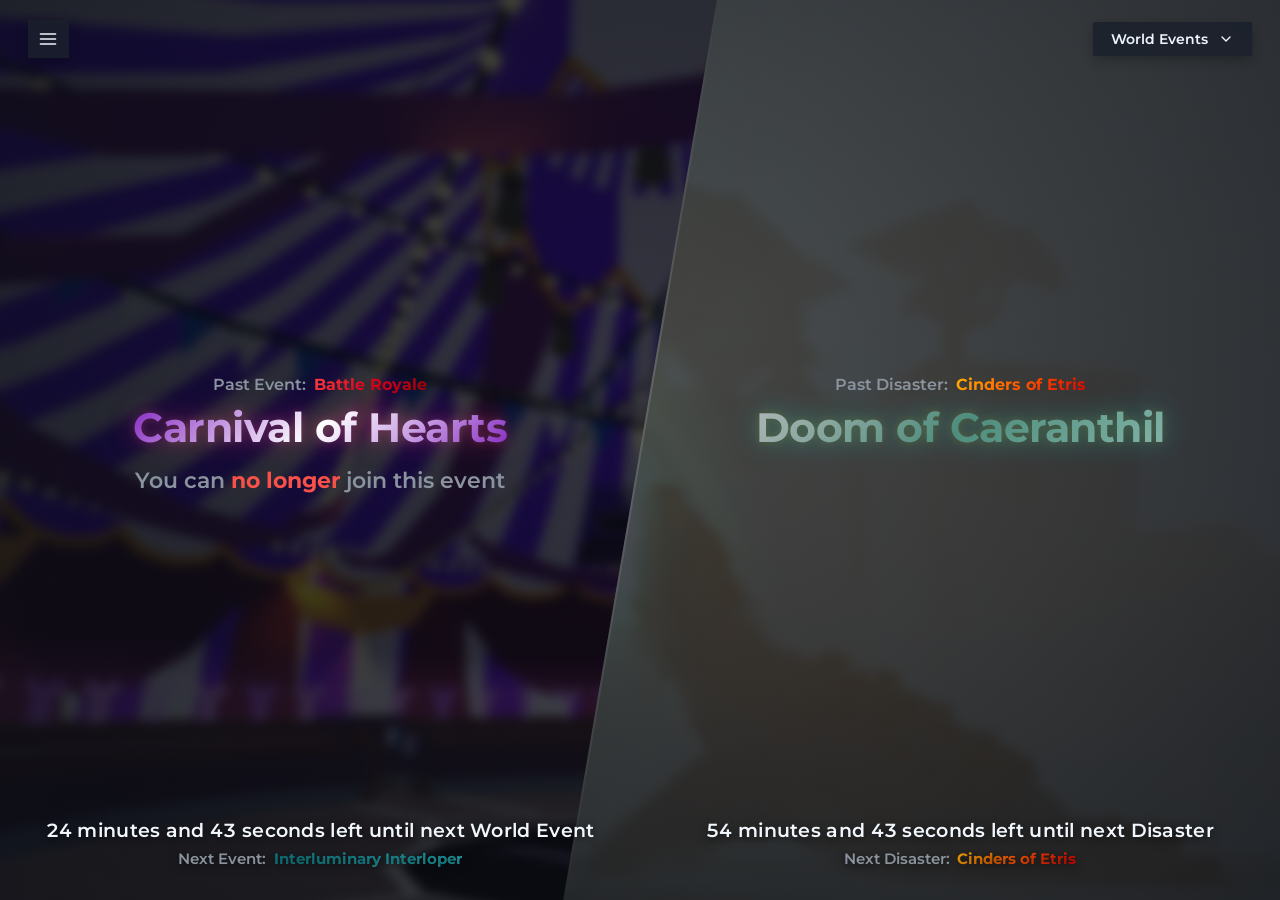
<file: index.html>
<!DOCTYPE html>
<html lang="en">

<head>
  <meta charset="UTF-8">
  <meta property="og:type" content="website">
  <meta property="og:title" content="When's the next World Event?">
  <meta property="og:description"
    content="Live tracker for Deepwoken World Events (including Etrean Luminant Disasters), Traan Zakshun's market rotations and Date and Season Updates.">
  <meta name="viewport" content="width=device-width, initial-scale=1.0">
  <meta name="description"
    content="Live tracker for Deepwoken World Events (including Etrean Luminant Disasters), Traan Zakshun's market rotations and Date and Season Updates.">
  <meta name="theme-color" content="#0b0f17">

  <script>
    (function () {
      var path = window.location.pathname;
      var baseHref = path.startsWith('/whensthenextworldevent') ? '/whensthenextworldevent/' : '/';
      document.write('<base href="' + baseHref + '">');
    })();
  </script>
  <title>when's the next world event?</title>
  <link rel="preconnect" href="https://fonts.googleapis.com">
  <link rel="preconnect" href="https://fonts.gstatic.com" crossorigin>
  <link
    href="https://fonts.googleapis.com/css2?family=Montserrat:ital,wght@0,400;0,500;0,600;0,700;1,400;1,500&display=swap"
    rel="stylesheet">
  <link rel="preload" as="image" href="assets/images/Traan.webp">
  <link rel="preload" as="image" href="assets/images/BattleRoyale.webp">
  <link rel="preload" as="image" href="assets/images/Carnival.webp">
  <link rel="preload" as="image" href="assets/images/Parasol.webp">
  <link rel="preload" as="image" href="assets/images/CindersOfEtris.webp">
  <link rel="preload" as="image" href="assets/images/Caeranthil.webp">
  <link rel="preload" as="image" href="assets/images/Seasons/Spring.webp">
  <link rel="preload" as="image" href="assets/images/Seasons/Summer.webp">
  <link rel="preload" as="image" href="assets/images/Seasons/Autumn.webp">
  <link rel="preload" as="image" href="assets/images/Seasons/Winter.webp">
  <link rel="icon" type="image/webp" href="assets/icons/ItemImage.webp">
  <link rel="stylesheet" href="src/styles/base.css?v=3">
  <link rel="stylesheet" href="src/styles/header.css?v=5">
  <link rel="stylesheet" href="src/styles/tooltip.css?v=2">
  <link rel="stylesheet" href="pages/world-events/worldevents.css?v=4">
  <link rel="stylesheet" href="pages/traan-zakshun/traanstock.css?v=12">
  <link rel="stylesheet" href="pages/date-seasons/dateseasons.css?v=14">
</head>

<body>
  <div id="bg-backdrop" class="bg-backdrop" aria-hidden="true">
    <div id="bg-image" class="bg-image"></div>
    <div id="bg-disaster-wrapper" class="bg-disaster-wrapper">
      <div id="bg-image-disaster" class="bg-image bg-image-disaster"></div>
    </div>
    <div id="bg-slash-line" class="bg-slash-line"></div>
    <div class="bg-overlay"></div>
  </div>
  <div id="bg-black-curtain" class="bg-black-curtain" aria-hidden="true"></div>

  <header class="top-bar">
    <div class="top-bar-left">
      <button id="burger-menu-btn" class="nav-btn burger-btn" type="button" aria-label="Toggle Navigation Menu"
        aria-expanded="false" aria-controls="side-menu-dropdown">
        <svg class="burger-icon" viewBox="0 0 24 24" width="20" height="20" stroke="currentColor" stroke-width="2"
          stroke-linecap="round" fill="none">
          <line x1="3" y1="6" x2="21" y2="6"></line>
          <line x1="3" y1="12" x2="21" y2="12"></line>
          <line x1="3" y1="18" x2="21" y2="18"></line>
        </svg>
      </button>

      <button id="test-event-btn" class="nav-btn test-event-btn layout-hidden" type="button"
        data-hover-text="Test transition to the next World Event (Localhost only)">
        Skip Time
      </button>

      <div id="side-menu-dropdown" class="menu-dropdown layout-hidden" role="menu">
        <div id="menu-group-global" class="menu-group">
          <button id="menu-item-animations" class="menu-item" type="button" role="menuitem"
            data-hover-text="Globally disable background transitions, layout fades, and UI animations">
            <span class="menu-item-text">Disable Animations</span>
            <span id="menu-animations-status" class="menu-item-status">Off</span>
          </button>
        </div>

        <div id="side-menu-separator" class="menu-separator" role="separator"></div>

        <div id="menu-group-worldevents" class="menu-group">
          <button id="menu-item-disasters" class="menu-item" type="button" role="menuitem"
            data-hover-text="Show Disasters happening in the Etrean Luminant along with the current World Events">
            <span class="menu-item-text">Etrean Luminant Disasters</span>
            <span id="menu-disasters-status" class="menu-item-status status-active">Shown</span>
          </button>
          <button id="menu-item-remind-we" class="menu-item" type="button" role="menuitem"
            data-hover-text="Play a sound cue and a desktop notification when the next event happens.">
            <span class="menu-item-text">Remind Me (World Events)</span>
            <span id="menu-remind-we-status" class="menu-item-status">Off</span>
          </button>
        </div>

        <div id="menu-group-traan" class="menu-group layout-hidden">
          <button id="menu-item-traan-order" class="menu-item" type="button" role="menuitem"
            data-hover-text="Toggle stock order between Name (alphabetical with themed items at top) and Literal (in-game screenshot coordinates)">
            <span class="menu-item-text">Order Type</span>
            <span id="menu-traan-order-status" class="menu-item-status">Literal</span>
          </button>
          <button id="menu-item-traan-theming" class="menu-item" type="button" role="menuitem"
            data-hover-text="Disable custom stock themes, topic music, backgrounds, and item highlights">
            <span class="menu-item-text">Disable Theming</span>
            <span id="menu-traan-theming-status" class="menu-item-status">Off</span>
          </button>
        </div>

        <div id="menu-group-dateseasons" class="menu-group layout-hidden"></div>

        <div class="menu-separator" role="separator"></div>

        <div class="menu-volume-group">
          <label for="menu-volume-slider" class="menu-volume-label">Volume</label>
          <input type="range" id="menu-volume-slider" class="menu-volume-slider" min="0" max="100" value="50"
            data-hover-text="Soundtrack Volume: 50%" aria-label="Soundtrack Volume">
        </div>
      </div>
    </div>
    <div class="top-bar-right">
      <div id="event-type-dropdown" class="event-type-dropdown">
        <button id="event-type-btn" class="nav-btn event-type-btn" type="button" aria-haspopup="true"
          aria-expanded="false" data-hover-text="Select global event tracker">
          <span id="event-type-label">World Events</span>
          <svg class="dropdown-chevron" viewBox="0 0 24 24" width="16" height="16" stroke="currentColor"
            stroke-width="2" fill="none" stroke-linecap="round" stroke-linejoin="round">
            <polyline points="6 9 12 15 18 9"></polyline>
          </svg>
        </button>
        <div id="event-type-menu" class="event-type-menu layout-hidden" role="menu">
          <button class="event-type-item" type="button" role="menuitem" data-page="worldevents">
            <span class="event-type-item-text">World Events</span>
            <span class="event-type-item-indicator">&#10003;</span>
          </button>
          <button class="event-type-item" type="button" role="menuitem" data-page="traanstock">
            <span class="event-type-item-text">Traan Zakshun's Market</span>
            <span class="event-type-item-indicator">&#10003;</span>
          </button>
          <button class="event-type-item" type="button" role="menuitem" data-page="dateseasons">
            <span class="event-type-item-text">Current Date and Season</span>
            <span class="event-type-item-indicator">&#10003;</span>
          </button>
        </div>
      </div>
    </div>
  </header>

  <main class="center-container">
    <div id="events-grid" class="events-grid">
      <section class="event-column world-event-column">
        <div class="event-preview-container">
          <div class="preview-item">
            <span class="preview-prefix">Past Event:</span>
            <span id="past-event-name" class="event-gradient-text"></span>
          </div>
        </div>

        <div class="current-event-container">
          <h1 id="current-event-name" class="current-event-title event-gradient-text"></h1>
          <h2 id="join-status" class="join-status-heading">Time Left to join: --</h2>
        </div>

        <div id="main-mobile-timer" class="mobile-timer"></div>
      </section>

      <section id="disaster-section" class="event-column disaster-column">
        <div class="event-preview-container">
          <div class="preview-item">
            <span class="preview-prefix">Past Disaster:</span>
            <span id="past-disaster-name" class="event-gradient-text"></span>
          </div>
        </div>

        <div class="current-event-container">
          <h1 id="current-disaster-name" class="current-event-title event-gradient-text"></h1>
        </div>

        <div id="disaster-mobile-timer" class="mobile-timer"></div>
      </section>
    </div>

    <section id="traan-stock-layout" class="traan-layout layout-hidden" aria-label="Traan Zakshun Stock">
      <div class="traan-shop-container">
        <div class="traan-header-row">
          <div class="traan-title-group">
            <h2 id="traan-stock-title" class="traan-shop-title">Traan's Salvaged Stock</h2>
            <div id="traan-stock-updated" class="traan-stock-updated"></div>
          </div>
          <div id="traan-stock-timer" class="traan-stock-timer">Next <strong>Black Market</strong> in --</div>
        </div>
        <div class="traan-header-divider"></div>
        <div id="traan-stock-grid" class="traan-stock-grid"></div>
      </div>
    </section>
    <section id="date-seasons-layout" class="date-seasons-layout layout-hidden" aria-label="Current Date and Season">
      <div class="ds-datetime-badge">
        <span id="ds-datetime-val">--:--:--, ---- CE, -------</span>
      </div>

      <div class="date-seasons-center-column">
        <div class="event-preview-container">
          <div class="preview-item">
            <span class="preview-prefix">Talents Active:</span>
            <span id="ds-active-talent" class="event-gradient-text gradient-dawn text-glow-dawn">Dark Hours</span>
          </div>
        </div>

        <div class="current-event-container">
          <h1 id="ds-phase-heading" class="current-event-title ds-phase-title">
            It is currently <span id="ds-phase-name" class="event-gradient-text gradient-dawn text-glow-dawn">Nighttime
              (Dawn)</span>
          </h1>
          <h2 id="ds-time-left-heading" class="join-status-heading">
            <span id="ds-time-left-prefix">Time left until Daytime:</span> <span id="ds-countdown-val">--</span>
          </h2>
        </div>
      </div>

      <div class="ds-season-container">
        <div class="ds-season-header">
          Current season is <span id="ds-season-name"
            class="event-gradient-text ds-season-name gradient-season-autumn">Ardfall (Autumn)</span>
        </div>
        <div class="ds-season-changes-card" id="ds-season-changes-card">
          <ul class="ds-season-changes-list" id="ds-season-changes-list"></ul>
        </div>
      </div>
    </section>
  </main>

  <footer id="bottom-timers-container" class="bottom-timers-container">
    <div id="bottom-timers-grid" class="bottom-timers-grid">
      <div class="timer-column world-timer-column">
        <div class="timer-block">
          <div id="main-timer" class="next-event-timer-label">Next Event in --</div>
          <div class="next-event-preview">
            <span class="preview-prefix">Next Event:</span>
            <span id="next-event-name" class="event-gradient-text"></span>
          </div>
        </div>
      </div>
      <div id="disaster-timer-column" class="timer-column disaster-timer-column">
        <div id="disaster-timer-block" class="timer-block">
          <div id="disaster-timer" class="next-event-timer-label">Next Disaster in --</div>
          <div class="next-event-preview">
            <span class="preview-prefix">Next Disaster:</span>
            <span id="next-disaster-name" class="event-gradient-text"></span>
          </div>
        </div>
      </div>
    </div>
  </footer>

  <div id="cursor-hover-box" class="cursor-hover-box" aria-hidden="true"></div>

  <script src="src/clock.js?v=1"></script>
  <script src="src/database/database.js?v=2"></script>
  <script src="pages/world-events/worldevents.js?v=11"></script>
  <script src="pages/traan-zakshun/traanstock.js?v=25"></script>
  <script src="pages/date-seasons/dateseasons.js?v=18"></script>
  <script src="src/musicplayer.js?v=23"></script>
  <script src="src/main.js?v=24"></script>
</body>

</html>
</file>
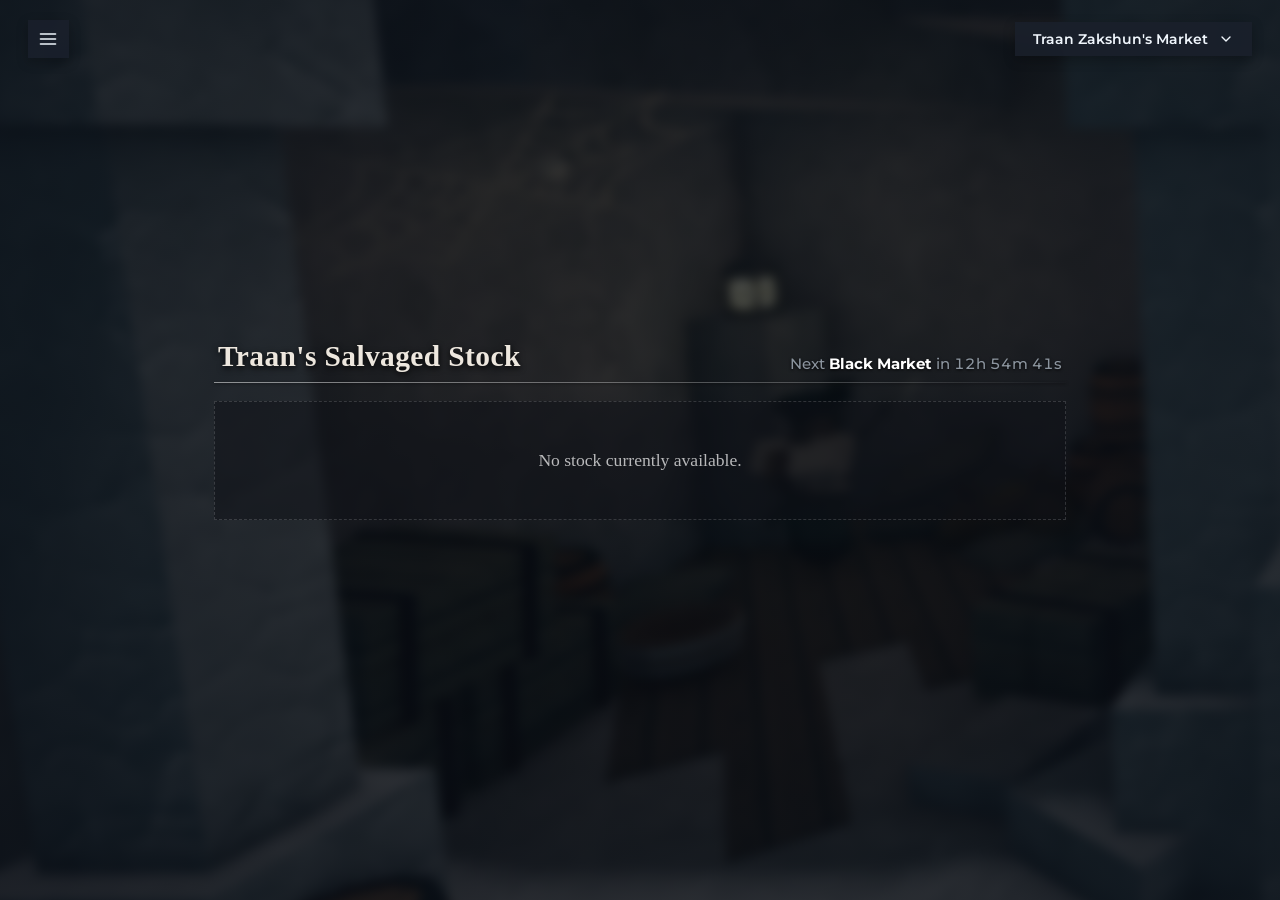
<file: traan-zakshun/index.html>
<!DOCTYPE html>
<html lang="en">
<head>
  <meta charset="UTF-8">
  <base href="../">
  <title>Redirecting...</title>
  <script>
    sessionStorage.setItem('redirect_path', window.location.pathname);
    window.location.replace('./');
  </script>
</head>
<body>
</body>
</html>
</file>
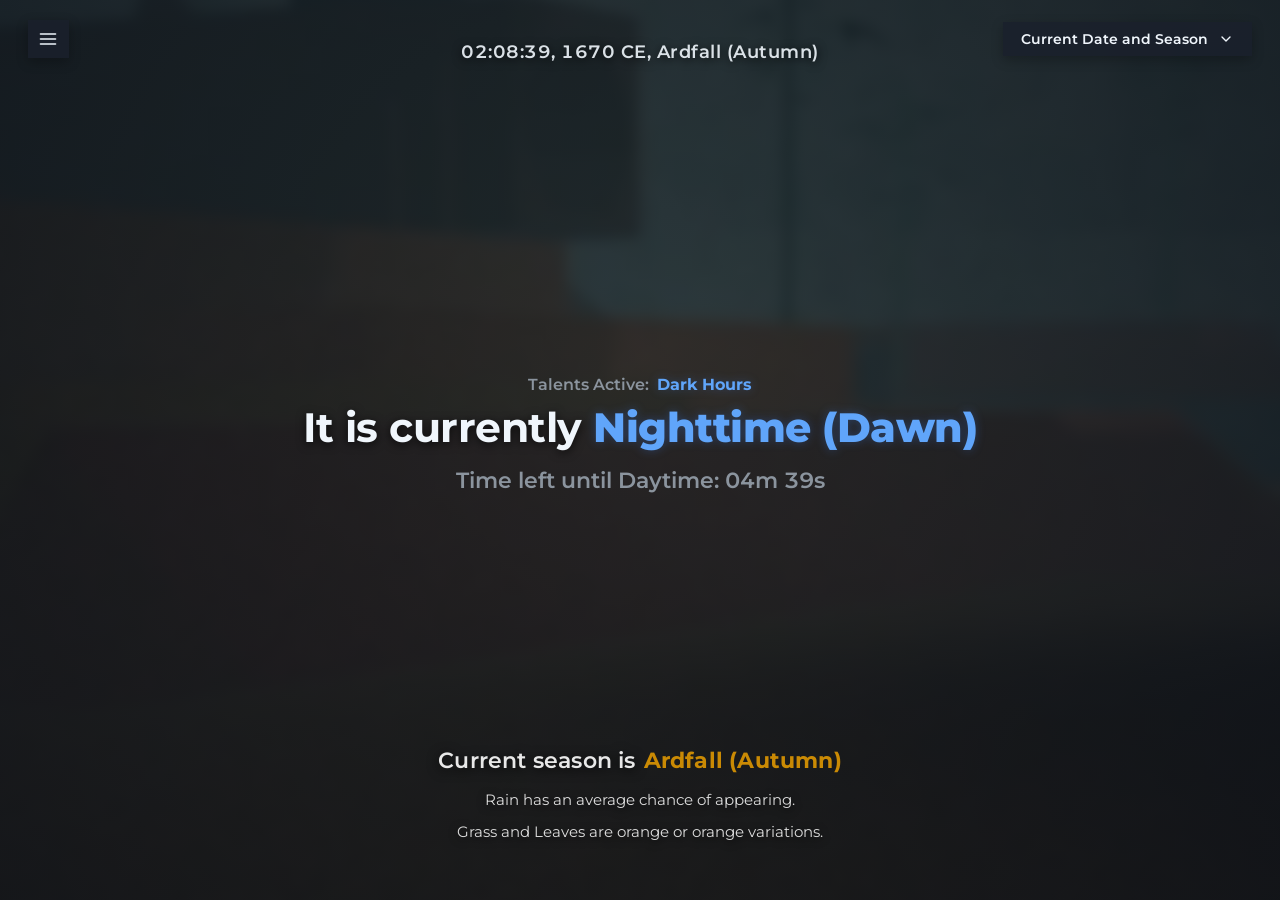
<file: pages/date-seasons/index.html>
<!DOCTYPE html>
<html lang="en">

<head>
  <meta charset="UTF-8">
  <base href="../../">
  <title>Redirecting...</title>
  <script>
    sessionStorage.setItem('redirect_path', window.location.pathname);
    window.location.replace('./');
  </script>
</head>

<body>
</body>

</html>
</file>
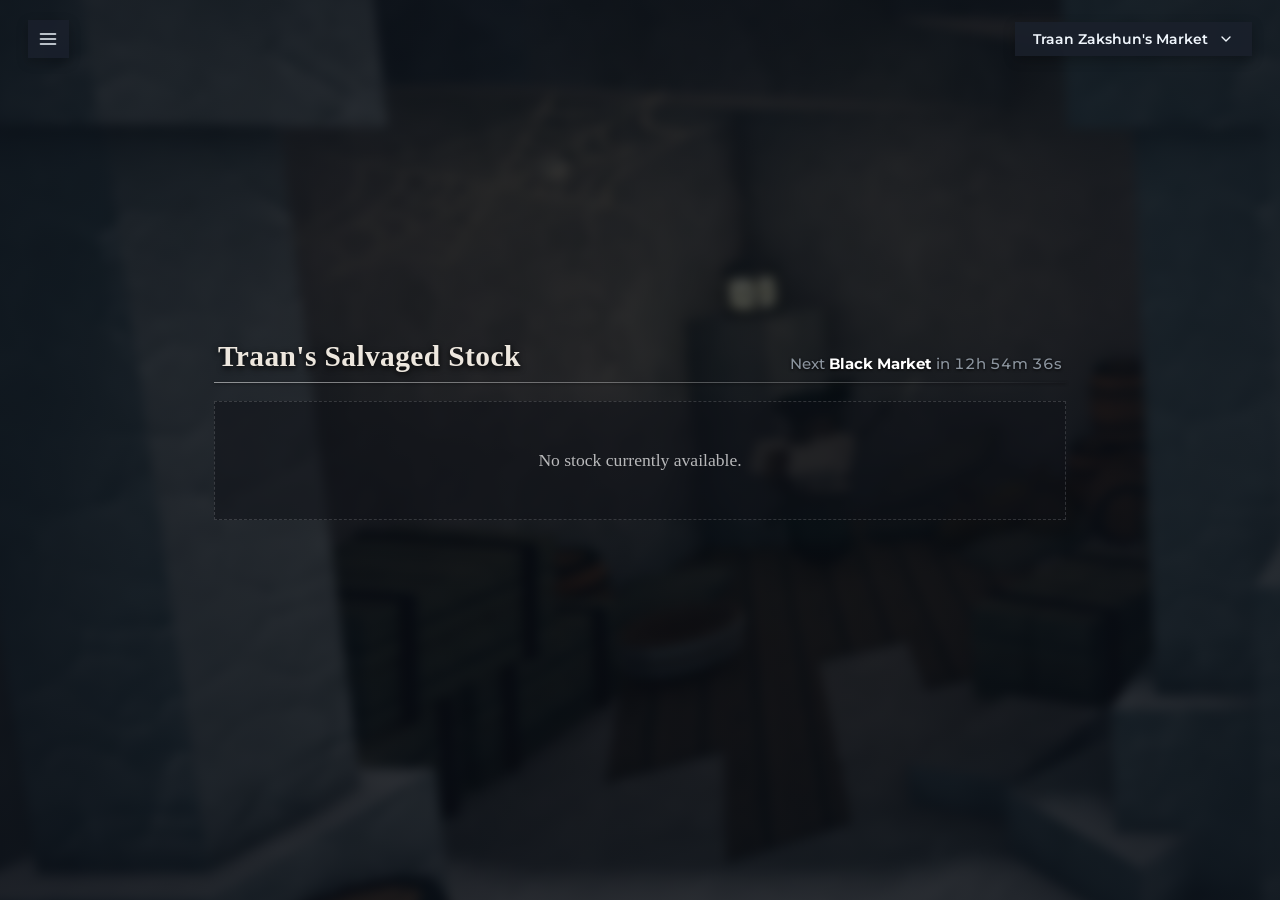
<file: pages/traan-zakshun/index.html>
<!DOCTYPE html>
<html lang="en">
<head>
  <meta charset="UTF-8">
  <base href="../../">
  <title>Redirecting...</title>
  <script>
    sessionStorage.setItem('redirect_path', window.location.pathname);
    window.location.replace('./');
  </script>
</head>
<body>
</body>
</html>
</file>
<file: src/styles/base.css>
:root {
  --bg-color: #0b0f17;
  --panel-bg: rgba(18, 23, 33, 0.78);
  --panel-border: rgba(255, 255, 255, 0.1);
  --text-primary: #f0f6fc;
  --text-secondary: #8b949e;
  --text-muted: #6e7681;
  --btn-bg: rgba(26, 32, 44, 0.85);
  --btn-border: rgba(240, 246, 252, 0.18);
  --btn-hover-bg: rgba(56, 139, 253, 0.18);
  --btn-hover-border: rgba(56, 139, 253, 0.45);
  --btn-active-glow: rgba(56, 139, 253, 0.3);
  --status-available: #3fb950;
  --status-unavailable: #f85149;
  --warning-bg: rgba(210, 153, 34, 0.15);
  --warning-border: rgba(210, 153, 34, 0.4);
  --warning-text: #e3b341;
}

* {
  box-sizing: border-box;
  margin: 0;
  padding: 0;
}

body {
  font-family: 'Montserrat', -apple-system, BlinkMacSystemFont, "Segoe UI", Roboto, sans-serif;
  background-color: var(--bg-color);
  color: var(--text-primary);
  min-height: 100vh;
  display: flex;
  flex-direction: column;
  overflow-x: hidden;
  overscroll-behavior: none;
  position: relative;
}

button {
  font-family: inherit;
}

.layout-hidden {
  display: none !important;
}

body.no-animations,
body.no-animations *,
body.no-animations *::before,
body.no-animations *::after {
  animation-duration: 0.001ms !important;
  animation-iteration-count: 1 !important;
  transition-duration: 0.001ms !important;
  animation-delay: 0s !important;
  transition-delay: 0s !important;
  scroll-behavior: auto !important;
}

.bg-backdrop {
  position: fixed;
  inset: 0;
  z-index: -1;
  overflow: hidden;
  pointer-events: none;
  background-color: #000000;
}

.bg-image {
  position: absolute;
  inset: -60px;
  background-position: center;
  background-repeat: no-repeat;
  background-size: cover;
  filter: blur(5px) brightness(0.65);
  transform: scale(1.08);
}

.bg-disaster-wrapper {
  position: absolute;
  inset: 0;
  overflow: hidden;
  opacity: 0;
  clip-path: polygon(100% 0, 100% 0, 100% 100%, 100% 100%);
  transition: opacity 0.5s ease-in-out, clip-path 0.5s cubic-bezier(0.4, 0, 0.2, 1);
  pointer-events: none;
}

.bg-backdrop.slashed .bg-disaster-wrapper {
  opacity: 1;
  clip-path: polygon(56% 0, 100% 0, 100% 100%, 44% 100%);
}

.bg-slash-line {
  position: absolute;
  inset: 0;
  opacity: 0;
  pointer-events: none;
  clip-path: polygon(100% 0, calc(100% + 2px) 0, calc(100% + 2px) 100%, 100% 100%);
  background: linear-gradient(to bottom,
      rgba(255, 255, 255, 0) 0%,
      rgba(255, 255, 255, 0.25) 20%,
      rgba(255, 255, 255, 0.45) 50%,
      rgba(255, 255, 255, 0.25) 80%,
      rgba(255, 255, 255, 0) 100%);
  filter: drop-shadow(0 0 10px rgba(255, 255, 255, 0.5));
  transition: opacity 0.5s ease-in-out, clip-path 0.5s cubic-bezier(0.4, 0, 0.2, 1);
}

.bg-backdrop.slashed .bg-slash-line {
  opacity: 1;
  clip-path: polygon(56% 0, calc(56% + 2px) 0, calc(44% + 2px) 100%, 44% 100%);
}

.bg-overlay {
  position: absolute;
  inset: 0;
  background: radial-gradient(circle at 50% 40%, rgba(11, 15, 23, 0.55) 0%, rgba(11, 15, 23, 0.82) 100%);
}

.bg-black-curtain {
  position: fixed;
  inset: 0;
  background-color: #000000;
  opacity: 0;
  pointer-events: none;
  transition: opacity 0.6s ease-in-out;
  z-index: 80;
}

.bg-black-curtain.fade-black {
  opacity: 1;
}

@media (max-width: 960px) {
  html,
  body {
    height: 100dvh;
    overflow: hidden;
  }

  .bg-disaster-wrapper {
    clip-path: polygon(0 100%, 100% 100%, 100% 100%, 0 100%);
  }

  .bg-slash-line {
    clip-path: polygon(0 100%, 100% 100%, 100% calc(100% + 2px), 0 calc(100% + 2px));
  }

  .bg-backdrop.slashed .bg-disaster-wrapper {
    clip-path: polygon(0 52%, 100% 46%, 100% 100%, 0 100%);
  }

  .bg-backdrop.slashed .bg-slash-line {
    clip-path: polygon(0 52%, 100% 46%, 100% calc(46% + 2px), 0 calc(52% + 2px));
  }
}
</file>
<file: src/styles/header.css>
.top-bar {
  position: fixed;
  top: 0;
  left: 0;
  right: 0;
  display: flex;
  justify-content: space-between;
  align-items: center;
  padding: 1.25rem 1.75rem;
  z-index: 100;
  background: transparent;
  border-bottom: none;
  backdrop-filter: none;
  -webkit-backdrop-filter: none;
  pointer-events: none;
}

.top-bar-left {
  position: relative;
  display: flex;
  align-items: center;
  gap: 0.75rem;
  pointer-events: auto;
}

.top-bar-right {
  display: flex;
  align-items: center;
  gap: 0.75rem;
  pointer-events: auto;
}

.nav-btn {
  display: inline-flex;
  align-items: center;
  gap: 0.5rem;
  background: var(--btn-bg);
  border: none;
  outline: none;
  color: var(--text-primary);
  padding: 0.55rem 1.1rem;
  border-radius: 0;
  font-size: 0.85rem;
  font-weight: 600;
  cursor: pointer;
  transition: all 0.2s ease-in-out;
  box-shadow: 0 4px 12px rgba(0, 0, 0, 0.25);
}

.nav-btn:hover {
  background: var(--btn-hover-bg);
  box-shadow: 0 0 16px var(--btn-active-glow);
}

.nav-btn:focus,
.nav-btn:focus-visible {
  outline: none;
}

.disasters-btn[aria-pressed="true"],
.disasters-btn.active {
  background: #238636;
  color: #ffffff;
  box-shadow: 0 4px 14px rgba(35, 134, 54, 0.35);
}

.disasters-btn[aria-pressed="true"]:hover,
.disasters-btn.active:hover {
  background: #2ea043;
  box-shadow: 0 0 16px rgba(46, 160, 67, 0.5);
}

.reminder-btn[aria-pressed="true"],
.reminder-btn.active {
  background: #238636;
  color: #ffffff;
  box-shadow: 0 4px 14px rgba(35, 134, 54, 0.35);
}

.reminder-btn[aria-pressed="true"]:hover,
.reminder-btn.active:hover {
  background: #2ea043;
  box-shadow: 0 0 16px rgba(46, 160, 67, 0.5);
}

.burger-btn {
  padding: 0.55rem 0.65rem;
  display: inline-flex;
  align-items: center;
  justify-content: center;
  flex-shrink: 0;
}

.burger-icon {
  display: block;
  width: 20px;
  height: 20px;
  flex-shrink: 0;
}

.test-event-btn {
  font-size: 0.8rem;
  padding: 0.55rem 0.9rem;
  background: rgba(86, 44, 130, 0.45);
  border: 1px solid rgba(163, 113, 247, 0.35);
  color: #d2a8ff;
}

.test-event-btn:hover {
  background: rgba(130, 60, 200, 0.55);
  border-color: rgba(163, 113, 247, 0.6);
  box-shadow: 0 0 16px rgba(163, 113, 247, 0.35);
}

.menu-dropdown {
  position: absolute;
  top: calc(100% + 0.5rem);
  left: 0;
  min-width: 290px;
  background: rgba(18, 23, 33, 0.95);
  backdrop-filter: blur(14px);
  -webkit-backdrop-filter: blur(14px);
  border: 1px solid var(--panel-border);
  box-shadow: 0 12px 36px rgba(0, 0, 0, 0.5);
  padding: 0.45rem;
  display: flex;
  flex-direction: column;
  gap: 0.25rem;
  z-index: 200;
  pointer-events: auto;
}

.menu-group {
  display: flex;
  flex-direction: column;
  gap: 0.25rem;
  width: 100%;
}

.menu-separator {
  height: 1px;
  background: var(--panel-border);
  margin: 0.25rem 0.4rem;
  flex-shrink: 0;
}

.menu-item {
  display: flex;
  justify-content: space-between;
  align-items: center;
  width: 100%;
  background: transparent;
  border: none;
  color: var(--text-primary);
  font-family: inherit;
  font-size: 0.85rem;
  font-weight: 500;
  padding: 0.65rem 0.85rem;
  cursor: pointer;
  transition: background 0.15s ease, color 0.15s ease;
  text-align: left;
}

.menu-item:hover {
  background: rgba(255, 255, 255, 0.08);
}

.menu-item-text {
  flex: 1;
  padding-right: 0.75rem;
  white-space: nowrap;
}

.menu-item-status {
  font-size: 0.75rem;
  font-weight: 600;
  padding: 0.15rem 0.5rem;
  border-radius: 2px;
  background: rgba(255, 255, 255, 0.1);
  color: var(--text-secondary);
  font-variant-numeric: tabular-nums;
  transition: all 0.15s ease;
}

.menu-item-status.status-active {
  background: rgba(46, 204, 113, 0.2);
  color: #2ecc71;
}

.menu-item-status.status-muted {
  background: rgba(248, 81, 73, 0.2);
  color: #f85149;
}

.menu-volume-group {
  display: flex;
  flex-direction: column;
  align-items: center;
  padding: 0.5rem 0.85rem 0.65rem;
  gap: 0.45rem;
  width: 100%;
}

.menu-volume-label {
  display: block;
  width: 100%;
  text-align: center;
  font-family: inherit;
  font-size: 0.8rem;
  font-weight: 600;
  color: var(--text-secondary);
  letter-spacing: 0.05em;
  user-select: none;
  cursor: pointer;
}

.menu-volume-slider {
  -webkit-appearance: none;
  appearance: none;
  width: 100%;
  height: 6px;
  border-radius: 999px;
  background: linear-gradient(to right, #388bfd 0%, #388bfd var(--volume-percent, 50%), rgba(255, 255, 255, 0.16) var(--volume-percent, 50%), rgba(255, 255, 255, 0.16) 100%);
  outline: none;
  cursor: pointer;
  margin: 0.25rem 0;
  transition: background 0.1s ease;
}

.menu-volume-slider:hover {
  background: linear-gradient(to right, #58a6ff 0%, #58a6ff var(--volume-percent, 50%), rgba(255, 255, 255, 0.24) var(--volume-percent, 50%), rgba(255, 255, 255, 0.24) 100%);
}

.menu-volume-slider:focus-visible {
  outline: 2px solid rgba(56, 139, 253, 0.7);
  outline-offset: 2px;
}

.menu-volume-slider::-webkit-slider-thumb {
  -webkit-appearance: none;
  appearance: none;
  width: 14px;
  height: 14px;
  border-radius: 50%;
  background: #f0f6fc;
  border: 2px solid #0b0f17;
  box-shadow: 0 1px 4px rgba(0, 0, 0, 0.6);
  cursor: pointer;
  transition: transform 0.15s ease, background 0.15s ease, box-shadow 0.15s ease;
}

.menu-volume-slider:hover::-webkit-slider-thumb {
  background: #ffffff;
  box-shadow: 0 0 8px rgba(56, 139, 253, 0.6);
}

.menu-volume-slider:active::-webkit-slider-thumb {
  transform: scale(1.2);
  background: #ffffff;
  box-shadow: 0 0 10px rgba(56, 139, 253, 0.8);
}

.menu-volume-slider::-moz-range-thumb {
  width: 14px;
  height: 14px;
  border-moz-box-sizing: border-box;
  box-sizing: border-box;
  border-radius: 50%;
  background: #f0f6fc;
  border: 2px solid #0b0f17;
  box-shadow: 0 1px 4px rgba(0, 0, 0, 0.6);
  cursor: pointer;
  transition: transform 0.15s ease, background 0.15s ease, box-shadow 0.15s ease;
}

.menu-volume-slider:hover::-moz-range-thumb {
  background: #ffffff;
  box-shadow: 0 0 8px rgba(56, 139, 253, 0.6);
}

.menu-volume-slider:active::-moz-range-thumb {
  transform: scale(1.2);
  background: #ffffff;
  box-shadow: 0 0 10px rgba(56, 139, 253, 0.8);
}

.menu-volume-slider::-moz-range-track {
  height: 6px;
  border-radius: 999px;
  background: transparent;
}

.event-type-dropdown {
  position: relative;
}

.event-type-btn {
  display: inline-flex;
  align-items: center;
  gap: 0.65rem;
  background: var(--btn-bg);
  color: var(--text-primary);
  font-size: 0.85rem;
  font-weight: 600;
  padding: 0.55rem 1.1rem;
  flex-shrink: 0;
}

.event-type-btn .dropdown-chevron,
.dropdown-chevron {
  width: 16px;
  height: 16px;
  flex-shrink: 0;
  display: block;
  transition: transform 0.2s ease;
}

.event-type-btn[aria-expanded="true"] .dropdown-chevron {
  transform: rotate(180deg);
}

.event-type-menu {
  position: absolute;
  top: calc(100% + 0.5rem);
  right: 0;
  min-width: 250px;
  background: rgba(18, 23, 33, 0.96);
  backdrop-filter: blur(14px);
  -webkit-backdrop-filter: blur(14px);
  border: 1px solid var(--panel-border);
  box-shadow: 0 12px 36px rgba(0, 0, 0, 0.5);
  padding: 0.45rem;
  display: flex;
  flex-direction: column;
  gap: 0.25rem;
  z-index: 200;
  pointer-events: auto;
}

.event-type-menu-header {
  font-size: 0.75rem;
  font-weight: 600;
  color: var(--text-secondary);
  padding: 0.45rem 0.85rem 0.35rem;
  letter-spacing: 0.05em;
  opacity: 0.8;
  border-bottom: 1px solid rgba(255, 255, 255, 0.08);
  margin-bottom: 0.2rem;
}

.event-type-item {
  display: flex;
  align-items: center;
  justify-content: space-between;
  width: 100%;
  background: transparent;
  border: none;
  color: var(--text-primary);
  font-family: inherit;
  font-size: 0.85rem;
  font-weight: 500;
  padding: 0.65rem 0.85rem;
  cursor: pointer;
  transition: background 0.15s ease, color 0.15s ease;
  text-align: left;
}

.event-type-item:hover {
  background: rgba(255, 255, 255, 0.08);
}

.event-type-item.active {
  background: rgba(88, 166, 255, 0.15);
  color: #58a6ff;
  font-weight: 600;
}

.event-type-item-indicator {
  display: none;
  font-size: 0.75rem;
  color: #58a6ff;
}

.event-type-item.active .event-type-item-indicator {
  display: inline-block;
}

@media (max-width: 960px) {
  .top-bar {
    padding: 0.65rem 0.85rem;
  }

  .top-bar-left {
    width: auto;
  }

  .top-bar-right {
    width: auto;
  }

  .burger-btn {
    padding: 0.5rem 0.65rem;
  }

  .event-type-btn {
    padding: 0.5rem 0.85rem;
    font-size: 0.82rem;
  }

  .menu-dropdown {
    left: 0;
    width: min(85vw, 300px);
  }

  .event-type-menu {
    right: 0;
    width: min(85vw, 280px);
  }
}
</file>
<file: src/styles/tooltip.css>
.cursor-hover-box {
  position: fixed;
  top: 0;
  left: 0;
  pointer-events: none;
  z-index: 9999;
  opacity: 0;
  visibility: hidden;
  background: rgba(14, 18, 26, 0.96);
  border: none;
  outline: none;
  box-shadow: 0 4px 16px rgba(0, 0, 0, 0.45);
  color: var(--text-primary);
  font-family: inherit;
  font-size: 0.78rem;
  font-weight: 500;
  line-height: 1.45;
  padding: 0.5rem 0.75rem;
  max-width: 280px;
  white-space: normal;
  text-align: left;
  transition: opacity 0.12s ease, visibility 0.12s ease;
  will-change: left, top;
}

.cursor-hover-box.visible {
  opacity: 1;
  visibility: visible;
}

@media (hover: none) {
  .cursor-hover-box {
    display: none !important;
  }
}
</file>
<file: pages/world-events/worldevents.css>
.center-container {
  flex: 1;
  display: flex;
  justify-content: center;
  align-items: center;
  padding: 5rem 0 7rem 0;
  width: 100%;
}

.events-grid {
  display: grid;
  grid-template-columns: 1fr 1fr;
  gap: 0;
  width: 100%;
  max-width: 100%;
  align-items: start;
  transition: grid-template-columns 0.45s cubic-bezier(0.4, 0, 0.2, 1);
}

.events-grid.single-column {
  grid-template-columns: 1fr 0fr;
  gap: 0;
}

.event-column {
  width: 100%;
  text-align: center;
  display: flex;
  flex-direction: column;
  align-items: center;
  overflow: visible;
  padding: 0 1.5rem;
}

.disaster-column {
  min-width: 0;
  opacity: 1;
  visibility: visible;
  overflow: visible;
  transform: translateX(0);
  transition: opacity 0.35s ease, transform 0.35s ease, visibility 0.35s ease;
}

.events-grid.single-column .disaster-column {
  opacity: 0;
  visibility: hidden;
  pointer-events: none;
  transform: translateX(16px);
  overflow: visible;
}

.event-preview-container {
  display: flex;
  flex-direction: column;
  gap: 0.6rem;
  min-height: auto;
  justify-content: flex-end;
  margin-bottom: 0.4rem;
}

.preview-item {
  display: flex;
  justify-content: center;
  align-items: center;
  gap: 0.5rem;
  font-size: 1rem;
  font-weight: 500;
  color: var(--text-secondary);
}

.preview-prefix {
  color: var(--text-secondary);
  font-weight: 600;
}

.current-event-container {
  display: flex;
  flex-direction: column;
  align-items: center;
  gap: 1.15rem;
  width: 100%;
  overflow: visible;
}

.current-event-title,
.single-column .current-event-title {
  font-size: clamp(1.75rem, 3.2vw, 2.85rem);
  font-weight: 700;
  letter-spacing: -0.5px;
  line-height: 1.35;
  padding: 0.6rem 1.25rem;
  margin: -0.6rem -1.25rem;
  transition: filter 0.4s ease;
  text-align: center;
  white-space: nowrap;
  overflow: visible;
}

.join-status-heading {
  font-size: clamp(1.05rem, 2.4vw, 1.35rem);
  font-weight: 600;
  color: var(--text-secondary);
  font-variant-numeric: tabular-nums;
  margin-top: -0.45rem;
}

.status-active-value {
  color: var(--status-available);
  font-weight: 700;
}

.status-no-longer {
  color: var(--status-unavailable);
  font-weight: 700;
}

.mobile-timer {
  display: none;
}

.bottom-timers-container {
  position: fixed;
  bottom: 2rem;
  left: 0;
  right: 0;
  display: flex;
  justify-content: center;
  align-items: center;
  padding: 0;
  z-index: 50;
  pointer-events: none;
}

.bottom-timers-grid {
  display: grid;
  grid-template-columns: 1fr 1fr;
  gap: 0;
  width: 100%;
  max-width: 100%;
  align-items: start;
  transition: grid-template-columns 0.45s cubic-bezier(0.4, 0, 0.2, 1);
}

.bottom-timers-grid.single-column {
  grid-template-columns: 1fr 0fr;
  gap: 0;
}

.timer-column {
  width: 100%;
  display: flex;
  flex-direction: column;
  align-items: center;
  overflow: visible;
  padding: 0 1.5rem;
}

.disaster-timer-column {
  min-width: 0;
  opacity: 1;
  visibility: visible;
  overflow: visible;
  transform: translateX(0);
  transition: opacity 0.35s ease, transform 0.35s ease, visibility 0.35s ease;
}

.disaster-timer-column.timer-hidden,
.bottom-timers-grid.single-column .disaster-timer-column {
  opacity: 0;
  visibility: hidden;
  pointer-events: none;
  transform: translateX(16px);
  overflow: visible;
}

.timer-block {
  display: flex;
  flex-direction: column;
  align-items: center;
  gap: 0.25rem;
}

.next-event-timer-label {
  display: inline-flex;
  align-items: center;
  justify-content: center;
  font-size: clamp(0.95rem, 2vw, 1.2rem);
  font-weight: 600;
  color: var(--text-primary);
  font-variant-numeric: tabular-nums;
  letter-spacing: 0.3px;
  background: transparent;
  border: none;
  padding: 0.2rem 0;
  text-align: center;
  white-space: nowrap;
  pointer-events: auto;
  text-shadow: 0 2px 10px rgba(0, 0, 0, 0.7);
}

.next-event-preview {
  display: flex;
  align-items: center;
  justify-content: center;
  gap: 0.45rem;
  font-size: clamp(0.85rem, 1.6vw, 0.95rem);
  font-weight: 500;
  color: var(--text-secondary);
  text-shadow: 0 2px 10px rgba(0, 0, 0, 0.7);
  pointer-events: auto;
}

.event-gradient-text {
  display: inline-block;
  background-clip: text;
  -webkit-background-clip: text;
  -webkit-text-fill-color: transparent;
  font-weight: 700;
}

.gradient-carnival {
  background-image: linear-gradient(135deg, #7209b7 0%, #ffffff 50%, #7209b7 100%);
}

.gradient-interluminary {
  background-image: linear-gradient(135deg, #117f88 0%, #23a7ad 100%);
}

.gradient-battle-royale {
  background-image: linear-gradient(135deg, #ff4141 0%, #d6001c 50%, #990000 100%);
}

.disaster-gradient-caeranthil {
  background-image: linear-gradient(135deg, #bdbdbd 0%, #4e8d7d 50%, #89b9ad 100%);
}

.disaster-gradient-etris {
  background-image: linear-gradient(135deg, #ffb300 0%, #ff5500 50%, #d80000 100%);
}

.text-glow-carnival {
  filter: drop-shadow(0 0 14px rgba(247, 37, 133, 0.35)) drop-shadow(0 0 4px rgba(255, 112, 166, 0.25));
}

.text-glow-interluminary {
  filter: drop-shadow(0 0 14px rgba(35, 167, 173, 0.35)) drop-shadow(0 0 4px rgba(17, 127, 136, 0.25));
}

.text-glow-battle-royale {
  filter: drop-shadow(0 0 14px rgba(255, 65, 65, 0.35)) drop-shadow(0 0 4px rgba(214, 0, 28, 0.25));
}

.text-glow-caeranthil {
  filter: drop-shadow(0 0 14px rgba(0, 242, 254, 0.35)) drop-shadow(0 0 4px rgba(183, 157, 9, 0.25));
}

.text-glow-etris {
  filter: drop-shadow(0 0 14px rgba(255, 140, 0, 0.35)) drop-shadow(0 0 4px rgba(216, 0, 0, 0.25));
}

@media (max-width: 960px) {
  .center-container {
    padding: 3.5rem 1rem 1rem 1rem;
    height: 100dvh;
    overflow: hidden;
    align-items: stretch;
  }

  .events-grid {
    grid-template-columns: 1fr;
    grid-template-rows: 1fr 1fr;
    height: 100%;
    width: 100%;
    gap: 0;
    overflow: hidden;
    transition: grid-template-rows 0.45s cubic-bezier(0.4, 0, 0.2, 1);
  }

  .events-grid.single-column {
    grid-template-columns: 1fr;
    grid-template-rows: 1fr;
  }

  .event-column {
    justify-content: center;
    padding: 0.5rem 1rem;
    height: 100%;
    overflow: hidden;
  }

  .events-grid.single-column .disaster-column {
    display: none;
  }

  .current-event-container {
    order: 1;
    gap: 0.65rem;
  }

  .current-event-title,
  .single-column .current-event-title {
    font-size: clamp(1.35rem, 5vw, 2.1rem);
    white-space: normal;
    text-wrap: balance;
    word-break: break-word;
    text-align: center;
    margin: 0;
    padding: 0.2rem 0.5rem;
    max-width: 100%;
  }

  .join-status-heading {
    font-size: clamp(0.95rem, 3.2vw, 1.15rem);
    margin-top: 0;
  }

  .join-event-suffix {
    display: none;
  }

  .bottom-timers-container {
    display: none !important;
  }

  .event-preview-container {
    order: 2;
    margin-top: 0.75rem;
    margin-bottom: 0.2rem;
  }

  .preview-item {
    font-size: clamp(0.85rem, 2.8vw, 0.98rem);
    flex-direction: row;
    gap: 0.35rem;
  }

  .mobile-timer {
    order: 3;
    display: flex;
    flex-direction: column;
    align-items: center;
    justify-content: center;
    width: 100%;
    max-width: 100%;
    margin-top: 0.35rem;
    text-align: center;
    font-size: clamp(0.82rem, 2.7vw, 0.98rem);
    line-height: 1.35;
    padding: 0.15rem 0.25rem;
    font-weight: 600;
    color: var(--text-primary);
    font-variant-numeric: tabular-nums;
    letter-spacing: 0.3px;
    text-shadow: 0 2px 10px rgba(0, 0, 0, 0.7);
  }

  .mobile-timer-name {
    display: block;
    max-width: 100%;
    text-align: center;
  }

  .mobile-timer-time {
    display: block;
    font-weight: 500;
    color: rgba(240, 246, 252, 0.9);
    font-size: 0.9em;
    text-align: center;
  }
}
</file>
<file: pages/traan-zakshun/traanstock.css>
.traan-layout {
  display: flex;
  flex-direction: column;
  align-items: center;
  justify-content: center;
  width: 100%;
  max-width: 900px;
  margin: 0 auto;
  padding: 1.5rem 1.5rem 2rem 1.5rem;
  box-sizing: border-box;
}

.traan-shop-container {
  width: 100%;
  display: flex;
  flex-direction: column;
}

.traan-header-row {
  display: flex;
  justify-content: space-between;
  align-items: flex-end;
  width: 100%;
  padding: 0 0.25rem;
  gap: 1rem;
}

.traan-title-group {
  display: flex;
  flex-direction: column;
  align-items: flex-start;
}

.traan-shop-title {
  font-family: Georgia, 'Times New Roman', serif;
  font-size: clamp(1.4rem, 2.3vw, 1.85rem);
  font-weight: 600;
  color: #ede7de;
  margin: 0;
  letter-spacing: 0.4px;
  text-shadow: 0 2px 6px rgba(0, 0, 0, 0.95);
}

.traan-stock-updated {
  font-family: 'Montserrat', sans-serif;
  font-style: italic;
  font-size: 0.85rem;
  color: rgba(237, 231, 222, 0.7);
  margin-top: 0.15rem;
  text-shadow: 0 1px 3px rgba(0, 0, 0, 0.9);
  letter-spacing: 0.2px;
}

.traan-stock-timer {
  font-family: 'Montserrat', sans-serif;
  font-size: 0.92rem;
  font-weight: 500;
  color: var(--text-secondary);
  font-variant-numeric: tabular-nums;
  text-shadow: 0 1px 3px rgba(0, 0, 0, 0.9);
}

.traan-stock-timer strong {
  font-weight: 700;
  color: #ffffff;
}

.traan-header-divider {
  width: 100%;
  height: 1px;
  background: linear-gradient(to right, rgba(255, 255, 255, 0.5) 0%, rgba(255, 255, 255, 0.2) 75%, transparent 100%);
  margin: 0.55rem 0 1.15rem 0;
  box-shadow: 0 1px 3px rgba(0, 0, 0, 0.5);
}

.traan-stock-grid {
  display: grid;
  grid-template-columns: repeat(2, 1fr);
  gap: 0.85rem;
  width: 100%;
}

.traan-item-card {
  text-decoration: none;
  color: inherit;
  background: rgba(14, 16, 22, 0.65);
  backdrop-filter: blur(8px);
  -webkit-backdrop-filter: blur(8px);
  border: 1px solid rgba(255, 255, 255, 0.12);
  padding: 0.85rem 1.15rem;
  display: flex;
  flex-direction: row;
  align-items: flex-start;
  gap: 1.15rem;
  box-shadow: 0 4px 14px rgba(0, 0, 0, 0.35);
  transition: background 0.2s ease, border-color 0.2s ease;
  box-sizing: border-box;
}

.traan-item-card.has-wiki-link {
  cursor: pointer;
}

.traan-item-card:hover {
  border-color: rgba(200, 163, 85, 0.45);
  background: rgba(24, 27, 36, 0.8);
}

.traan-item-card.has-wiki-link:hover {
  border-color: rgba(200, 163, 85, 0.65);
}

.traan-item-card.traan-item-themed {
  position: relative;
  border-color: var(--traan-theme-border);
  background: var(--traan-theme-bg);
  box-shadow: var(--traan-theme-glow);
}

.traan-item-card.traan-item-themed .traan-item-icon-box {
  border-color: var(--traan-theme-icon-border);
  background: var(--traan-theme-icon-bg, rgba(22, 20, 18, 0.9));
  box-shadow: var(--traan-theme-icon-glow);
}

.traan-item-card.traan-item-themed .traan-corner {
  background: var(--traan-theme-corner);
}

.traan-item-card.traan-item-themed:hover {
  border-color: var(--traan-theme-hover-border);
  box-shadow: var(--traan-theme-hover-glow);
}

.traan-item-card.traan-item-themed.theme-secondary {
  border-color: var(--traan-theme-sec-border) !important;
  background: rgba(14, 16, 22, 0.68) !important;
  box-shadow: 0 4px 14px rgba(0, 0, 0, 0.35) !important;
}

.traan-item-card.traan-item-themed.theme-secondary .traan-item-icon-box {
  border-color: var(--traan-theme-sec-icon-border) !important;
  background: rgba(22, 20, 18, 0.9) !important;
  box-shadow: none !important;
}

.traan-item-card.traan-item-themed.theme-secondary .traan-corner {
  background: var(--traan-theme-sec-corner) !important;
}

.traan-item-card.traan-item-themed.theme-secondary:hover {
  border-color: var(--traan-theme-sec-border) !important;
  background: rgba(20, 22, 30, 0.8) !important;
  box-shadow: 0 4px 16px rgba(0, 0, 0, 0.45) !important;
}

.traan-item-left {
  display: flex;
  flex-direction: column;
  align-items: center;
  flex-shrink: 0;
  width: 58px;
}

.traan-item-icon-box {
  position: relative;
  width: 56px;
  height: 56px;
  background: rgba(30, 27, 22, 0.88);
  border: 1px solid #c8a355;
  display: flex;
  align-items: center;
  justify-content: center;
  box-shadow: 0 0 6px rgba(200, 163, 85, 0.25);
  flex-shrink: 0;
}

.traan-corner {
  position: absolute;
  width: 4px;
  height: 4px;
  background: #dfb76c;
  pointer-events: none;
}

.traan-corner.tl {
  top: -2px;
  left: -2px;
}

.traan-corner.tr {
  top: -2px;
  right: -2px;
}

.traan-corner.bl {
  bottom: -2px;
  left: -2px;
}

.traan-corner.br {
  bottom: -2px;
  right: -2px;
}

.traan-item-icon-img {
  width: 42px;
  height: 42px;
  object-fit: contain;
  pointer-events: none;
  user-select: none;
}

.traan-item-price-wrap {
  display: flex;
  align-items: center;
  justify-content: center;
  gap: 4px;
  margin-top: 0.35rem;
  width: 100%;
}

.traan-item-price-val {
  font-family: Georgia, 'Times New Roman', serif;
  font-weight: 700;
  font-size: 0.95rem;
  color: #ffffff;
  text-shadow: 0 1px 3px rgba(0, 0, 0, 0.9);
}

.traan-item-currency-icon {
  width: 16px;
  height: 16px;
  object-fit: contain;
  display: inline-block;
}

.traan-item-details {
  display: flex;
  flex-direction: column;
  justify-content: center;
  text-align: left;
  min-height: 56px;
  padding-top: 2px;
}

.traan-item-name {
  font-family: Georgia, 'Times New Roman', serif;
  font-size: 1.12rem;
  font-weight: 600;
  color: #ffffff;
  margin: 0;
  line-height: 1.25;
  text-shadow: 0 1px 3px rgba(0, 0, 0, 0.9);
  transition: color 0.2s ease;
}

.traan-item-category {
  font-family: Georgia, 'Times New Roman', serif;
  font-size: 0.88rem;
  font-style: italic;
  color: rgba(255, 255, 255, 0.72);
  margin-top: 0.3rem;
  text-shadow: 0 1px 3px rgba(0, 0, 0, 0.9);
}

.traan-stock-empty {
  grid-column: 1 / -1;
  text-align: center;
  font-family: Georgia, 'Times New Roman', serif;
  font-size: 1.1rem;
  color: rgba(255, 255, 255, 0.7);
  padding: 3rem 1rem;
  background: rgba(14, 16, 22, 0.5);
  border: 1px dashed rgba(255, 255, 255, 0.15);
}

.gradient-traan {
  background-image: linear-gradient(135deg, #f9d423 0%, #ff4e50 100%);
}

.text-glow-traan {
  filter: drop-shadow(0 0 14px rgba(249, 212, 35, 0.35)) drop-shadow(0 0 4px rgba(255, 78, 80, 0.25));
}

@media (max-width: 960px) {
  .traan-layout {
    padding: 0.5rem 0.5rem 2.5rem 0.5rem;
    overflow-y: auto;
    -webkit-overflow-scrolling: touch;
    height: 100%;
    justify-content: flex-start;
  }

  .traan-shop-container {
    max-width: 100%;
    padding: 0.5rem 0.25rem 2rem 0.25rem;
  }

  .traan-stock-grid {
    grid-template-columns: 1fr;
    gap: 0.65rem;
  }

  .traan-item-card {
    grid-column: auto !important;
    grid-row: auto !important;
    padding: 0.75rem 0.95rem;
  }
}

@media (max-width: 600px) {
  .traan-header-row {
    flex-direction: column;
    align-items: flex-start;
    gap: 0.4rem;
  }
}
</file>
<file: pages/date-seasons/dateseasons.css>
.date-seasons-layout {
  display: flex;
  flex-direction: column;
  align-items: center;
  justify-content: center;
  width: 100%;
  max-width: 1100px;
  height: 100%;
  min-height: calc(100vh - 12rem);
  flex: 1;
  margin: 0 auto;
  padding: 0 2rem;
  box-sizing: border-box;
  position: relative;
}

.ds-datetime-badge {
  position: absolute;
  top: -2.5rem;
  left: 50%;
  transform: translateX(-50%);
  font-size: clamp(0.95rem, 1.8vw, 1.15rem);
  font-weight: 600;
  color: rgba(240, 246, 252, 0.9);
  font-variant-numeric: tabular-nums;
  letter-spacing: 0.5px;
  text-shadow: 0 2px 10px rgba(0, 0, 0, 0.75);
  text-align: center;
  white-space: nowrap;
  z-index: 10;
}

.date-seasons-center-column {
  display: flex;
  flex-direction: column;
  align-items: center;
  justify-content: center;
  text-align: center;
  width: 100%;
  margin: 0;
}

.date-seasons-layout .event-gradient-text {
  text-shadow: none !important;
}

.gradient-day,
.gradient-morning,
.gradient-afternoon {
  background-image: linear-gradient(135deg, #60a5fa 0%, #60a5fa 50%, #60a5fa 100%);
  color: #60a5fa;
}

.text-glow-day,
.text-glow-morning,
.text-glow-afternoon {
  filter: drop-shadow(0 0 5px rgba(234, 179, 8, 0.3));
}

.gradient-night,
.gradient-dusk,
.gradient-dawn {
  background-image: linear-gradient(135deg, #60a5fa 0%, #60a5fa 50%, #60a5fa 100%);
  color: #60a5fa;
}

.text-glow-night,
.text-glow-dusk,
.text-glow-dawn {
  filter: drop-shadow(0 0 5px rgba(59, 130, 246, 0.3));
}

.gradient-season-autumn {
  background-image: linear-gradient(135deg, #ca8a04 0%, #ca8a04 50%, #ca8a04 100%);
  color: #ca8a04;
}

.gradient-season-summer {
  background-image: linear-gradient(135deg, #fde047 0%, #fde047 50%, #fde047 100%);
  color: #fde047;
}

.gradient-season-winter {
  background-image: linear-gradient(135deg, #bae6fd 0%, #bae6fd 50%, #bae6fd 100%);
  color: #bae6fd;
}

.gradient-season-spring {
  background-image: linear-gradient(135deg, #86efac 0%, #86efac 50%, #86efac 100%);
  color: #86efac;
}

.ds-phase-title {
  font-size: clamp(1.75rem, 3.2vw, 2.85rem);
  font-weight: 700;
  letter-spacing: -0.5px;
  line-height: 1.35;
  text-align: center;
  overflow: visible;
  color: var(--text-primary);
  text-shadow: 0 2px 10px rgba(0, 0, 0, 0.7);
  max-width: 100%;
}

.ds-phase-title .event-gradient-text {
  font-weight: 800;
  text-shadow: none !important;
}

.ds-season-container {
  position: absolute;
  bottom: -3.5rem;
  left: 50%;
  transform: translateX(-50%);
  display: flex;
  flex-direction: column;
  align-items: center;
  width: 100%;
  max-width: 980px;
  padding: 0 1.5rem;
  box-sizing: border-box;
  margin: 0;
}

.ds-season-header {
  font-size: clamp(1.1rem, 1.8vw, 1.35rem);
  font-weight: 600;
  color: rgba(255, 255, 255, 0.9);
  text-shadow: 0 2px 12px rgba(0, 0, 0, 0.85);
  display: flex;
  align-items: center;
  justify-content: center;
  gap: 0.5rem;
  letter-spacing: 0.2px;
  margin-bottom: 0.85rem;
}

.ds-season-name {
  font-weight: 700;
}

.ds-season-changes-card {
  padding: 0 1rem;
  width: 100%;
  max-width: 960px;
  display: flex;
  justify-content: center;
}

.ds-season-changes-list {
  margin: 0;
  padding: 0;
  list-style: none;
  font-size: clamp(0.85rem, 1.4vw, 0.95rem);
  line-height: 1.65;
  color: rgba(255, 255, 255, 0.85);
  text-shadow: 0 2px 8px rgba(0, 0, 0, 0.8);
  text-align: center;
  width: 100%;
  max-width: 100%;
}

.ds-season-changes-list li {
  margin-bottom: 0.45rem;
}

.ds-season-changes-list li:last-child {
  margin-bottom: 0;
}

.wiki-link {
  color: #38bdf8;
  text-decoration: none;
  font-weight: 700;
  transition: color 0.2s;
}

.wiki-link:hover {
  color: #7dd3fc;
  text-decoration: none;
}

@media (max-width: 960px) {
  .date-seasons-layout {
    width: 100%;
    height: 100%;
    min-height: 100%;
    padding: 0;
    margin: 0;
    box-sizing: border-box;
    position: relative;
    overflow: hidden;
  }

  .ds-datetime-badge {
    position: absolute;
    top: 0.75rem;
    left: 50%;
    transform: translateX(-50%);
    margin: 0;
    font-size: clamp(0.8rem, 2.5vw, 0.9rem);
    white-space: nowrap;
    text-align: center;
    z-index: 10;
  }

  .date-seasons-center-column {
    position: absolute;
    top: 50%;
    left: 50%;
    transform: translate(-50%, -50%);
    width: 100%;
    max-width: 100%;
    margin: 0;
    padding: 0 1rem;
    box-sizing: border-box;
    display: flex;
    flex-direction: column;
    align-items: center;
    justify-content: center;
    text-align: center;
    z-index: 5;
  }

  .ds-phase-title {
    font-size: clamp(1.35rem, 4.8vw, 1.85rem);
    white-space: normal;
  }

  .ds-season-container {
    position: absolute;
    bottom: 2rem;
    left: 50%;
    transform: translateX(-50%);
    width: 100%;
    max-width: 100%;
    margin: 0;
    padding: 0 1rem;
    box-sizing: border-box;
    display: flex;
    flex-direction: column;
    align-items: center;
    z-index: 5;
  }

  .ds-season-header {
    font-size: clamp(0.95rem, 3.2vw, 1.15rem);
    margin-bottom: 0.5rem;
  }

  .ds-season-changes-card {
    padding: 0 0.5rem;
    max-width: 100%;
    display: flex;
    justify-content: center;
  }

  .ds-season-changes-list {
    font-size: clamp(0.78rem, 2.6vw, 0.85rem);
    line-height: 1.5;
  }

  .ds-season-changes-list li {
    margin-bottom: 0.35rem;
  }
}

@media (max-width: 960px) and (max-height: 540px) {
  .date-seasons-layout {
    justify-content: flex-start;
    overflow-y: auto;
    -webkit-overflow-scrolling: touch;
    padding: 0.5rem 0.85rem 1.5rem 0.85rem;
    gap: 1rem;
  }

  .ds-datetime-badge,
  .ds-season-container {
    position: static;
    transform: none;
  }
}
</file>
